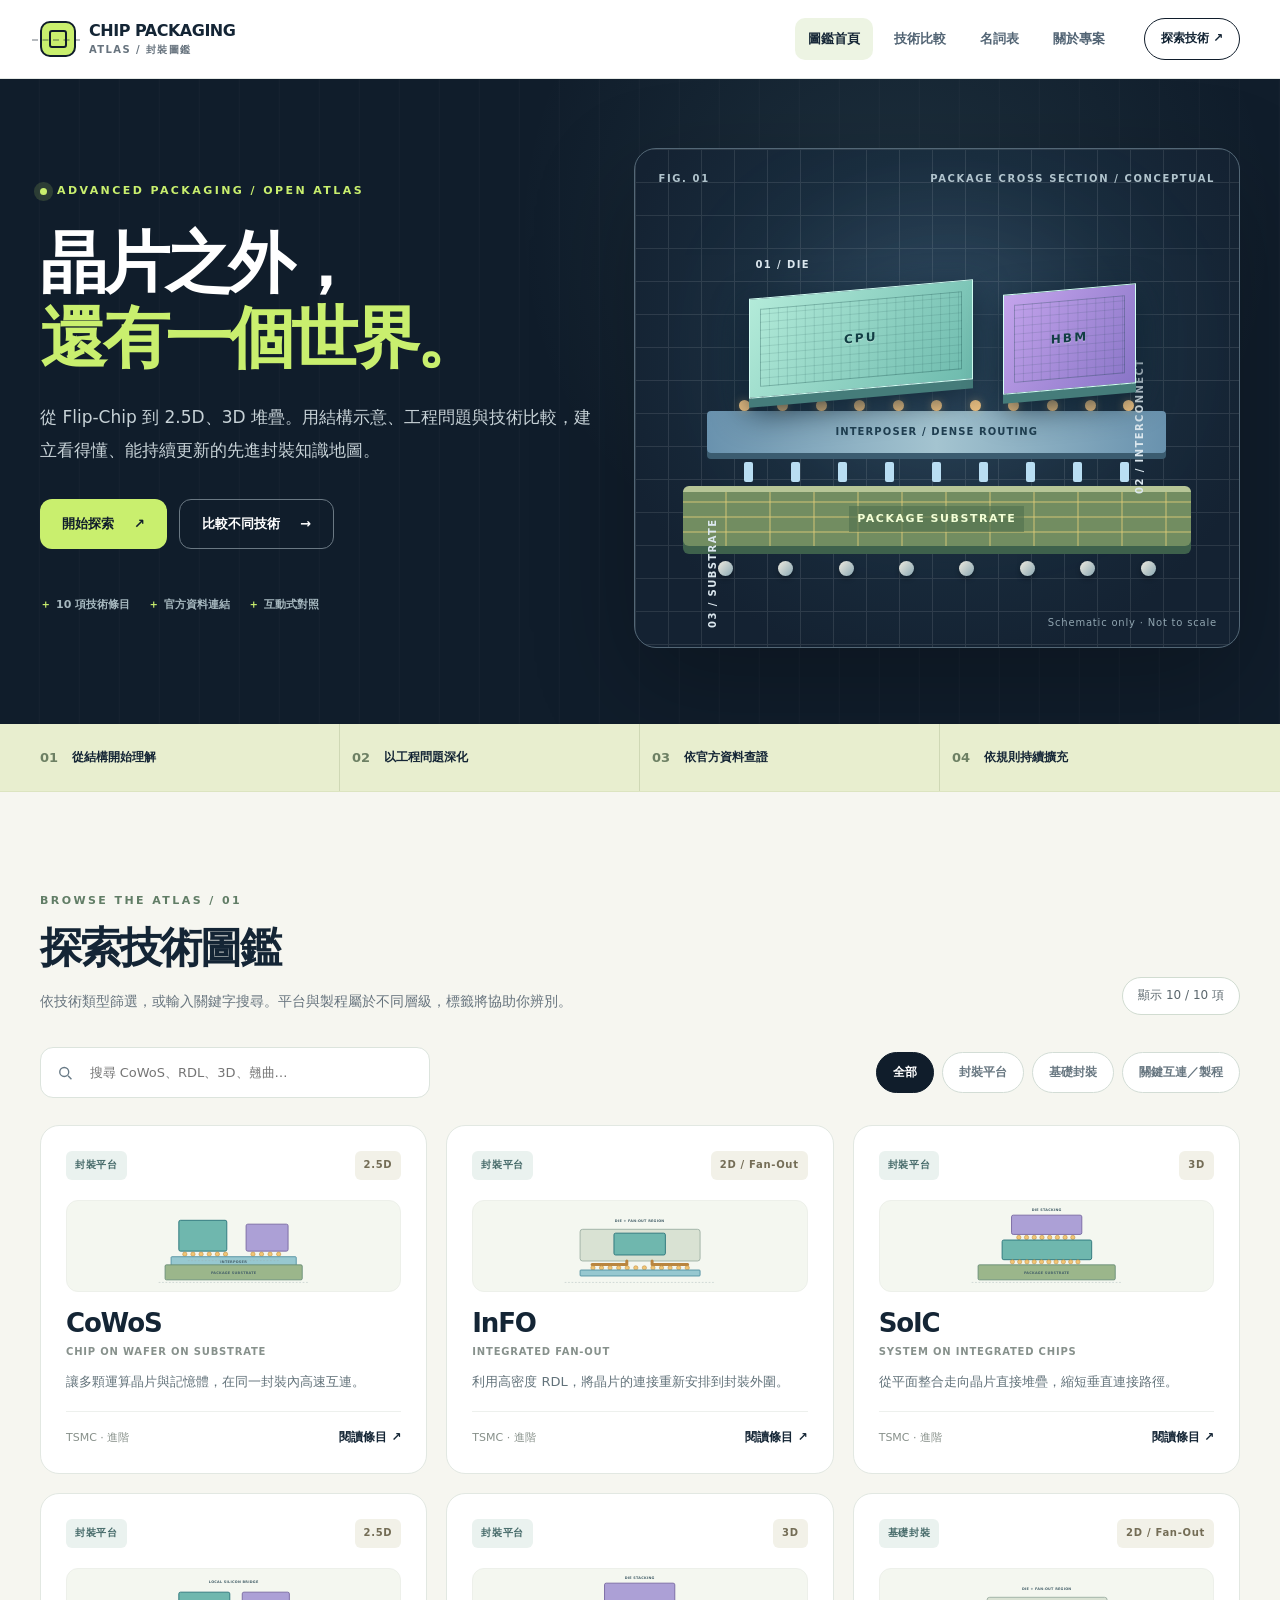
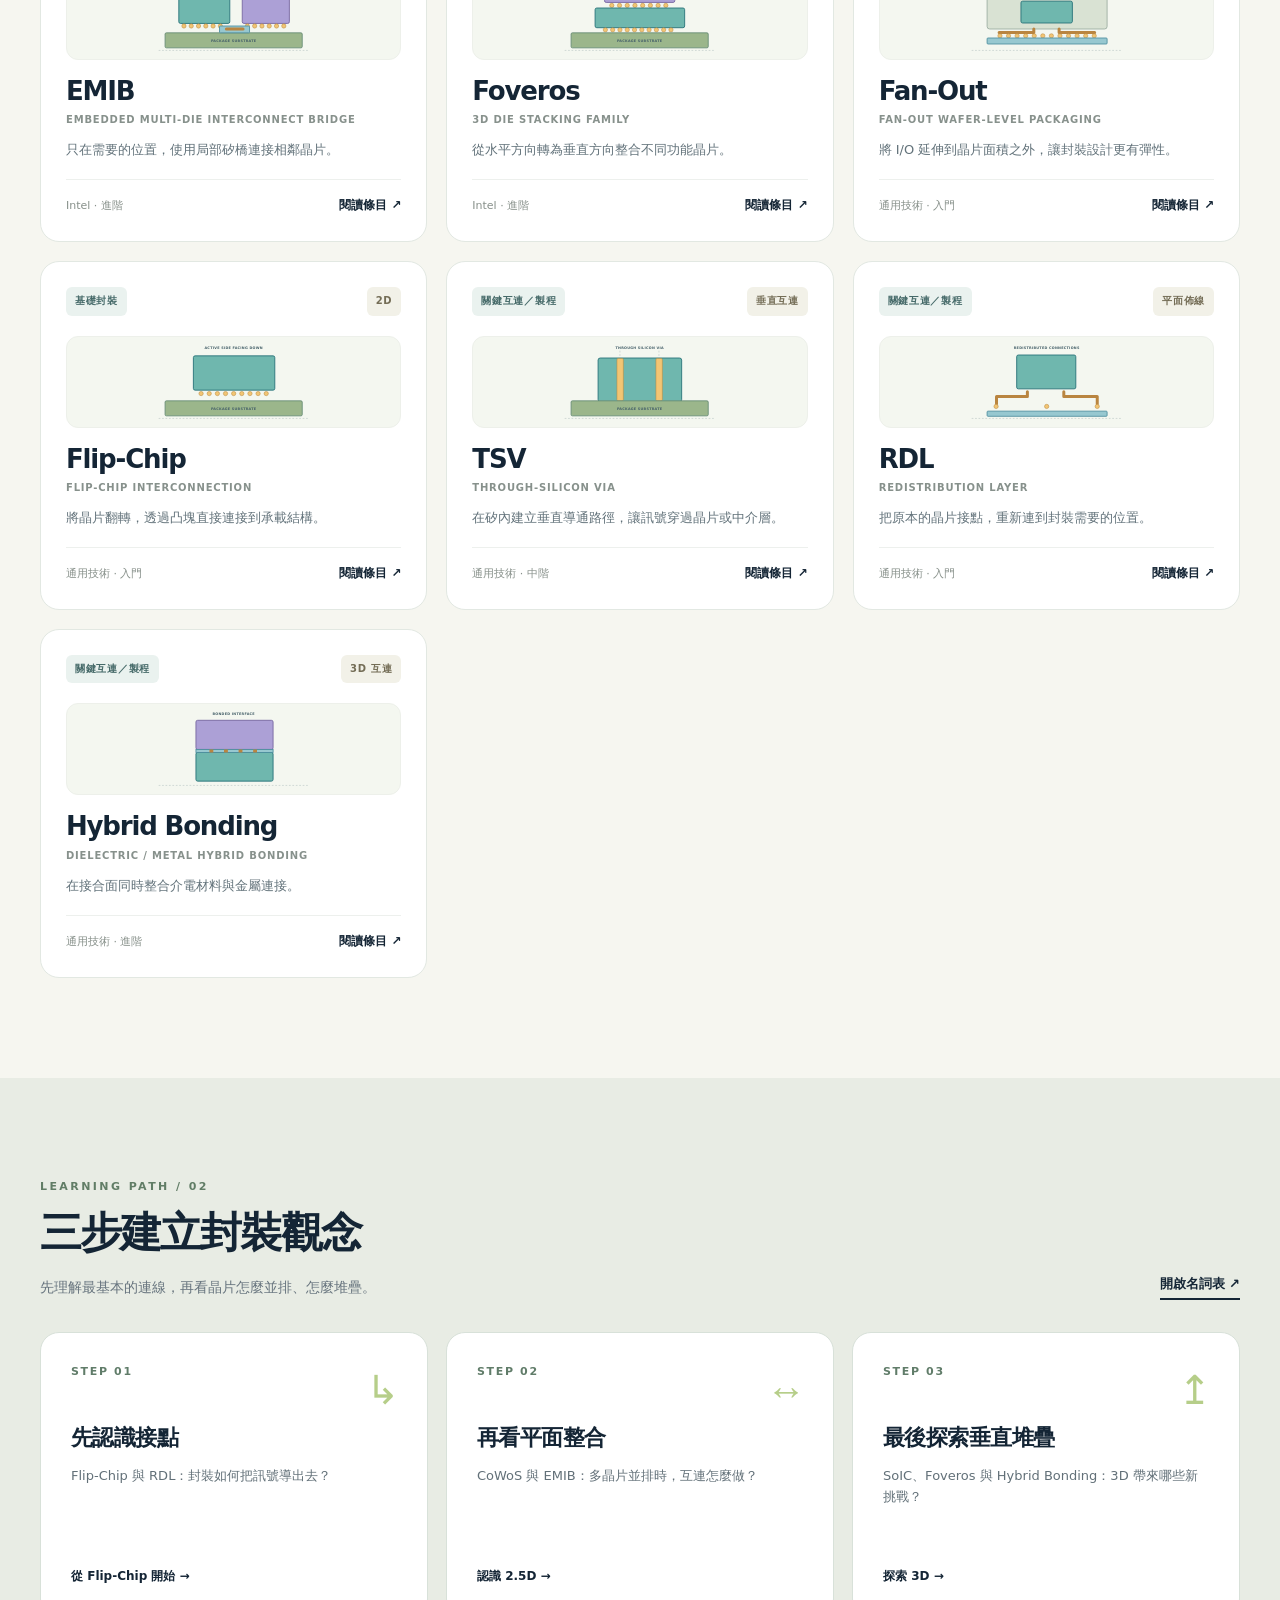
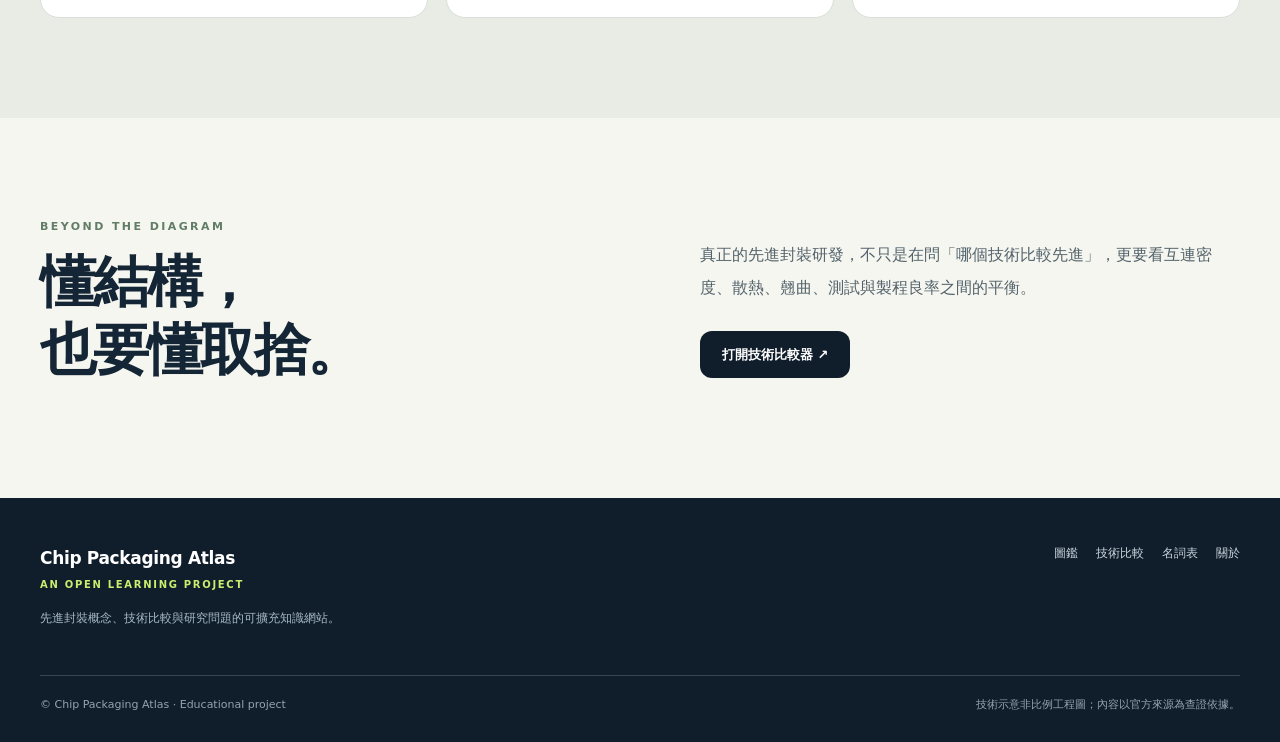
<file: index.html>
<!doctype html>
<html lang="zh-Hant">
<head>
  <meta charset="utf-8">
  <meta name="viewport" content="width=device-width,initial-scale=1">
  <meta name="theme-color" content="#111d2a">
  <meta name="description" content="Chip Packaging Atlas：探索先進封裝平台、關鍵互連技術與工程挑戰的互動圖鑑。">
  <title>Chip Packaging Atlas｜先進封裝技術圖鑑</title>
  <link rel="icon" href="assets/favicon.svg" type="image/svg+xml">
  <link rel="stylesheet" href="assets/styles.css">
  <script defer src="data/technologies.js"></script>
  <script defer src="assets/app.js"></script>
</head>
<body data-page="home">
  <div id="site-header"></div>
  <main>
    <section class="hero" aria-labelledby="hero-title">
      <div class="container hero-grid">
        <div class="hero-copy">
          <div class="eyebrow"><span class="pulse"></span> ADVANCED PACKAGING / OPEN ATLAS</div>
          <h1 id="hero-title">晶片之外，<br><em>還有一個世界。</em></h1>
          <p class="hero-lead">從 Flip-Chip 到 2.5D、3D 堆疊。用結構示意、工程問題與技術比較，建立看得懂、能持續更新的先進封裝知識地圖。</p>
          <div class="hero-actions">
            <a class="btn btn-primary" href="#explore">開始探索 <span aria-hidden="true">↗</span></a>
            <a class="btn btn-outline-light" href="compare.html">比較不同技術 <span aria-hidden="true">→</span></a>
          </div>
          <div class="hero-notes"><span>10 項技術條目</span><span>官方資料連結</span><span>互動式對照</span></div>
        </div>
        <div class="hero-visual" aria-label="晶片、微凸塊、中介層、封裝基板的概念分層示意圖" role="img">
          <div class="visual-topline"><span>FIG. 01</span><span>PACKAGE CROSS SECTION / CONCEPTUAL</span></div>
          <div class="board-glow"></div>
          <div class="die die-a"><div class="die-glyph">CPU</div></div>
          <div class="die die-b"><div class="die-glyph">HBM</div></div>
          <div class="micro-row"><i></i><i></i><i></i><i></i><i></i><i></i><i></i><i></i><i></i><i></i><i></i></div>
          <div class="interposer-layer"><span>INTERPOSER / DENSE ROUTING</span></div>
          <div class="via-row"><i></i><i></i><i></i><i></i><i></i><i></i><i></i><i></i><i></i></div>
          <div class="substrate-layer"><div class="substrate-lines"></div><span>PACKAGE SUBSTRATE</span></div>
          <div class="ball-row"><i></i><i></i><i></i><i></i><i></i><i></i><i></i><i></i></div>
          <span class="viz-callout callout-one">01 / DIE</span><span class="viz-callout callout-two">02 / INTERCONNECT</span><span class="viz-callout callout-three">03 / SUBSTRATE</span>
          <div class="visual-caption">Schematic only · Not to scale</div>
        </div>
      </div>
    </section>

    <section class="quick-strip" aria-label="網站特色">
      <div class="container quick-grid">
        <div><b>01</b><span>從結構開始理解</span></div>
        <div><b>02</b><span>以工程問題深化</span></div>
        <div><b>03</b><span>依官方資料查證</span></div>
        <div><b>04</b><span>依規則持續擴充</span></div>
      </div>
    </section>

    <section class="section container" id="explore" aria-labelledby="explore-title">
      <div class="section-heading">
        <div><p class="kicker">BROWSE THE ATLAS / 01</p><h2 id="explore-title">探索技術圖鑑</h2><p class="section-sub">依技術類型篩選，或輸入關鍵字搜尋。平台與製程屬於不同層級，標籤將協助你辨別。</p></div>
        <span class="count-pill" id="result-count" aria-live="polite">載入中</span>
      </div>
      <div class="filter-box">
        <label class="search-field" for="tech-search"><svg viewBox="0 0 24 24" aria-hidden="true"><circle cx="10.5" cy="10.5" r="6.5"></circle><path d="m16 16 5 5"></path></svg><input type="search" id="tech-search" placeholder="搜尋 CoWoS、RDL、3D、翹曲…" autocomplete="off"></label>
        <div class="filter-buttons" id="category-filters" role="group" aria-label="技術類型篩選"></div>
      </div>
      <div class="tech-grid" id="tech-grid" aria-live="polite"></div>
      <p class="no-results" id="no-results" hidden>找不到符合的技術。試著縮短關鍵字，或切回「全部」。</p>
    </section>

    <section class="section band">
      <div class="container">
        <div class="section-heading"><div><p class="kicker">LEARNING PATH / 02</p><h2>三步建立封裝觀念</h2><p class="section-sub">先理解最基本的連線，再看晶片怎麼並排、怎麼堆疊。</p></div><a class="text-link" href="glossary.html">開啟名詞表 ↗</a></div>
        <div class="path-grid">
          <a class="path-card" href="technology.html?id=flipchip"><span class="path-no">STEP 01</span><span class="path-icon">↳</span><h3>先認識接點</h3><p>Flip-Chip 與 RDL：封裝如何把訊號導出去？</p><span class="path-cta">從 Flip-Chip 開始 →</span></a>
          <a class="path-card" href="technology.html?id=cowos"><span class="path-no">STEP 02</span><span class="path-icon">↔</span><h3>再看平面整合</h3><p>CoWoS 與 EMIB：多晶片並排時，互連怎麼做？</p><span class="path-cta">認識 2.5D →</span></a>
          <a class="path-card" href="technology.html?id=soic"><span class="path-no">STEP 03</span><span class="path-icon">↥</span><h3>最後探索垂直堆疊</h3><p>SoIC、Foveros 與 Hybrid Bonding：3D 帶來哪些新挑戰？</p><span class="path-cta">探索 3D →</span></a>
        </div>
      </div>
    </section>
    <section class="container section closing-section"><div><p class="kicker">BEYOND THE DIAGRAM</p><h2>懂結構，<br>也要懂取捨。</h2></div><div><p>真正的先進封裝研發，不只是在問「哪個技術比較先進」，更要看互連密度、散熱、翹曲、測試與製程良率之間的平衡。</p><a class="btn btn-dark" href="compare.html">打開技術比較器 ↗</a></div></section>
  </main>
  <div id="site-footer"></div>
</body>
</html>
</file>
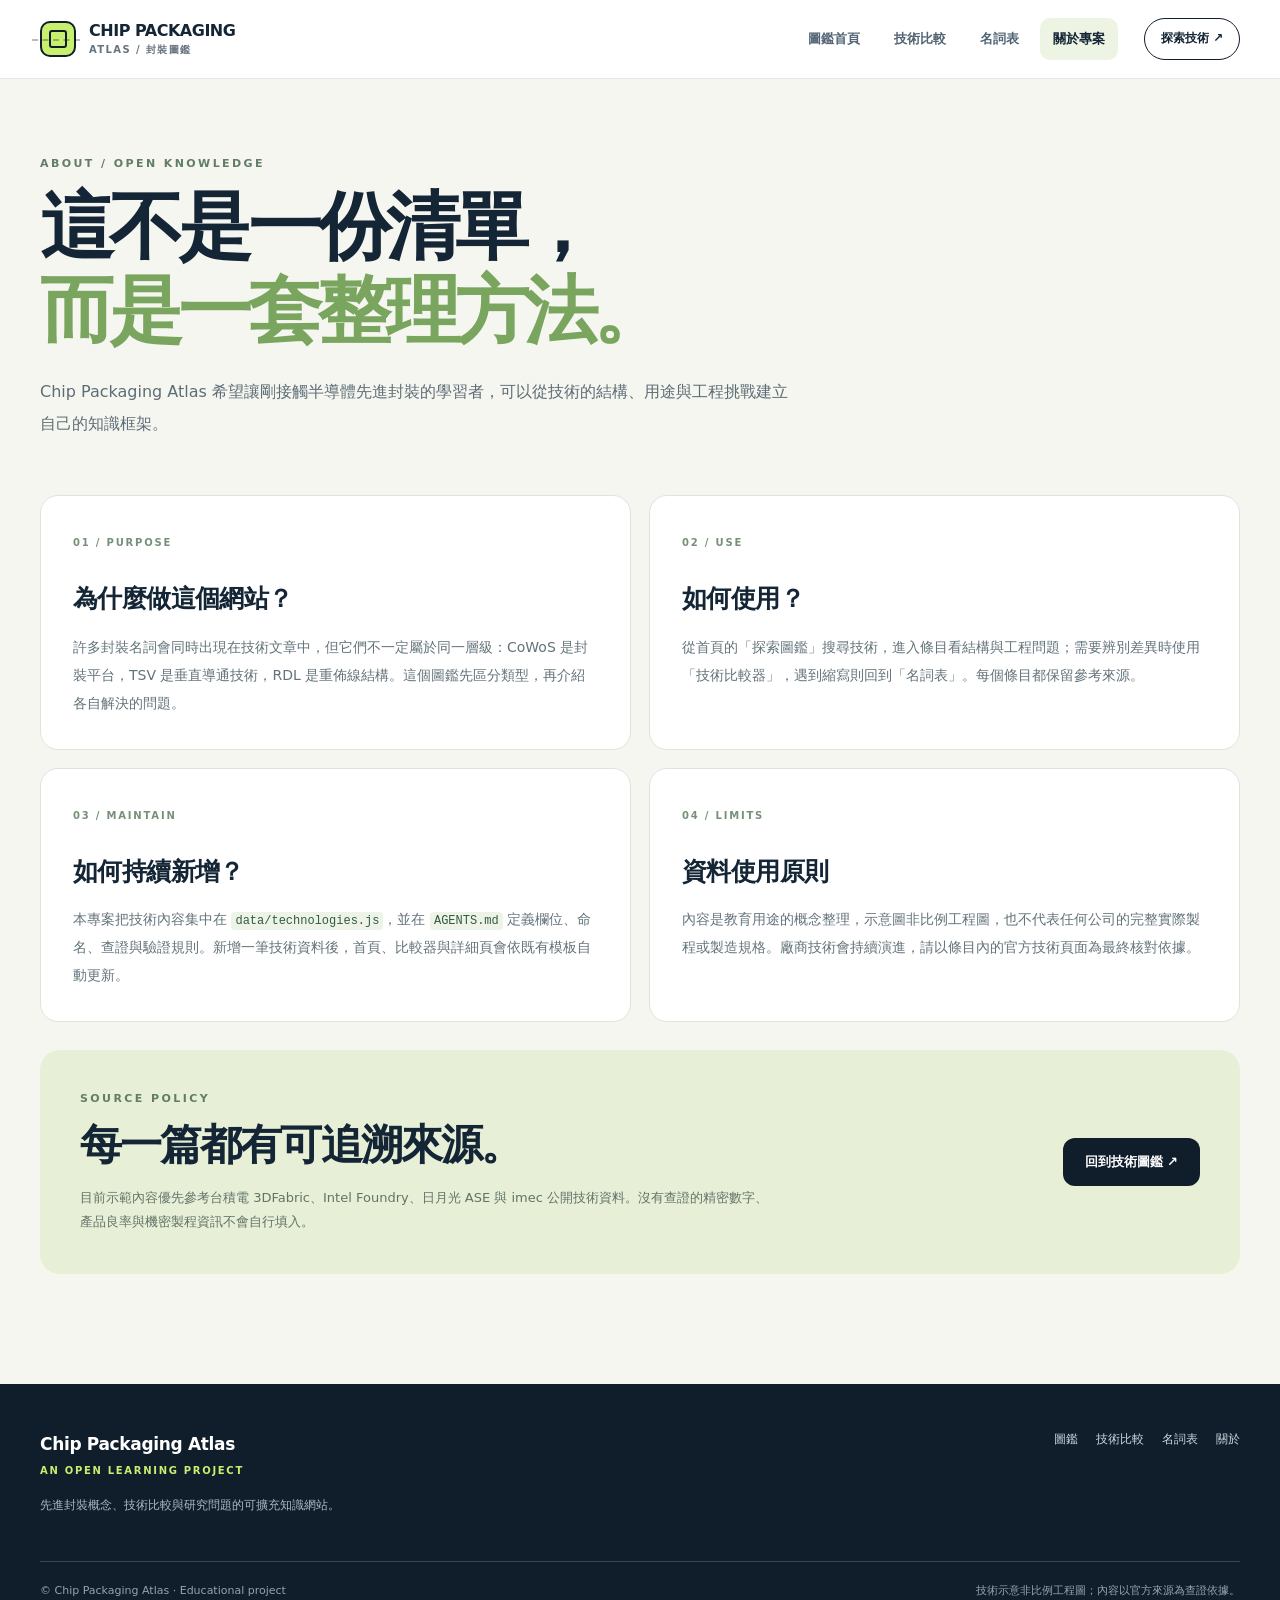
<file: about.html>
<!doctype html>
<html lang="zh-Hant"><head><meta charset="utf-8"><meta name="viewport" content="width=device-width,initial-scale=1"><meta name="theme-color" content="#111d2a"><meta name="description" content="關於 Chip Packaging Atlas 的目標、資料查證方式和可擴充專案規則。"><title>關於專案｜Chip Packaging Atlas</title><link rel="icon" href="assets/favicon.svg" type="image/svg+xml"><link rel="stylesheet" href="assets/styles.css"><script defer src="data/technologies.js"></script><script defer src="assets/app.js"></script></head><body data-page="about"><div id="site-header"></div>
<main class="container standard-page about-page"><div class="page-heading"><p class="kicker">ABOUT / OPEN KNOWLEDGE</p><h1>這不是一份清單，<br><em>而是一套整理方法。</em></h1><p>Chip Packaging Atlas 希望讓剛接觸半導體先進封裝的學習者，可以從技術的結構、用途與工程挑戰建立自己的知識框架。</p></div>
<section class="about-grid"><article class="about-panel"><span class="panel-index">01 / PURPOSE</span><h2>為什麼做這個網站？</h2><p>許多封裝名詞會同時出現在技術文章中，但它們不一定屬於同一層級：CoWoS 是封裝平台，TSV 是垂直導通技術，RDL 是重佈線結構。這個圖鑑先區分類型，再介紹各自解決的問題。</p></article><article class="about-panel"><span class="panel-index">02 / USE</span><h2>如何使用？</h2><p>從首頁的「探索圖鑑」搜尋技術，進入條目看結構與工程問題；需要辨別差異時使用「技術比較器」，遇到縮寫則回到「名詞表」。每個條目都保留參考來源。</p></article><article class="about-panel"><span class="panel-index">03 / MAINTAIN</span><h2>如何持續新增？</h2><p>本專案把技術內容集中在 <code>data/technologies.js</code>，並在 <code>AGENTS.md</code> 定義欄位、命名、查證與驗證規則。新增一筆技術資料後，首頁、比較器與詳細頁會依既有模板自動更新。</p></article><article class="about-panel"><span class="panel-index">04 / LIMITS</span><h2>資料使用原則</h2><p>內容是教育用途的概念整理，示意圖非比例工程圖，也不代表任何公司的完整實際製程或製造規格。廠商技術會持續演進，請以條目內的官方技術頁面為最終核對依據。</p></article></section>
<section class="about-source"><div><p class="kicker">SOURCE POLICY</p><h2>每一篇都有可追溯來源。</h2><p>目前示範內容優先參考台積電 3DFabric、Intel Foundry、日月光 ASE 與 imec 公開技術資料。沒有查證的精密數字、產品良率與機密製程資訊不會自行填入。</p></div><a href="index.html#explore" class="btn btn-dark">回到技術圖鑑 ↗</a></section></main>
<div id="site-footer"></div></body></html>
</file>
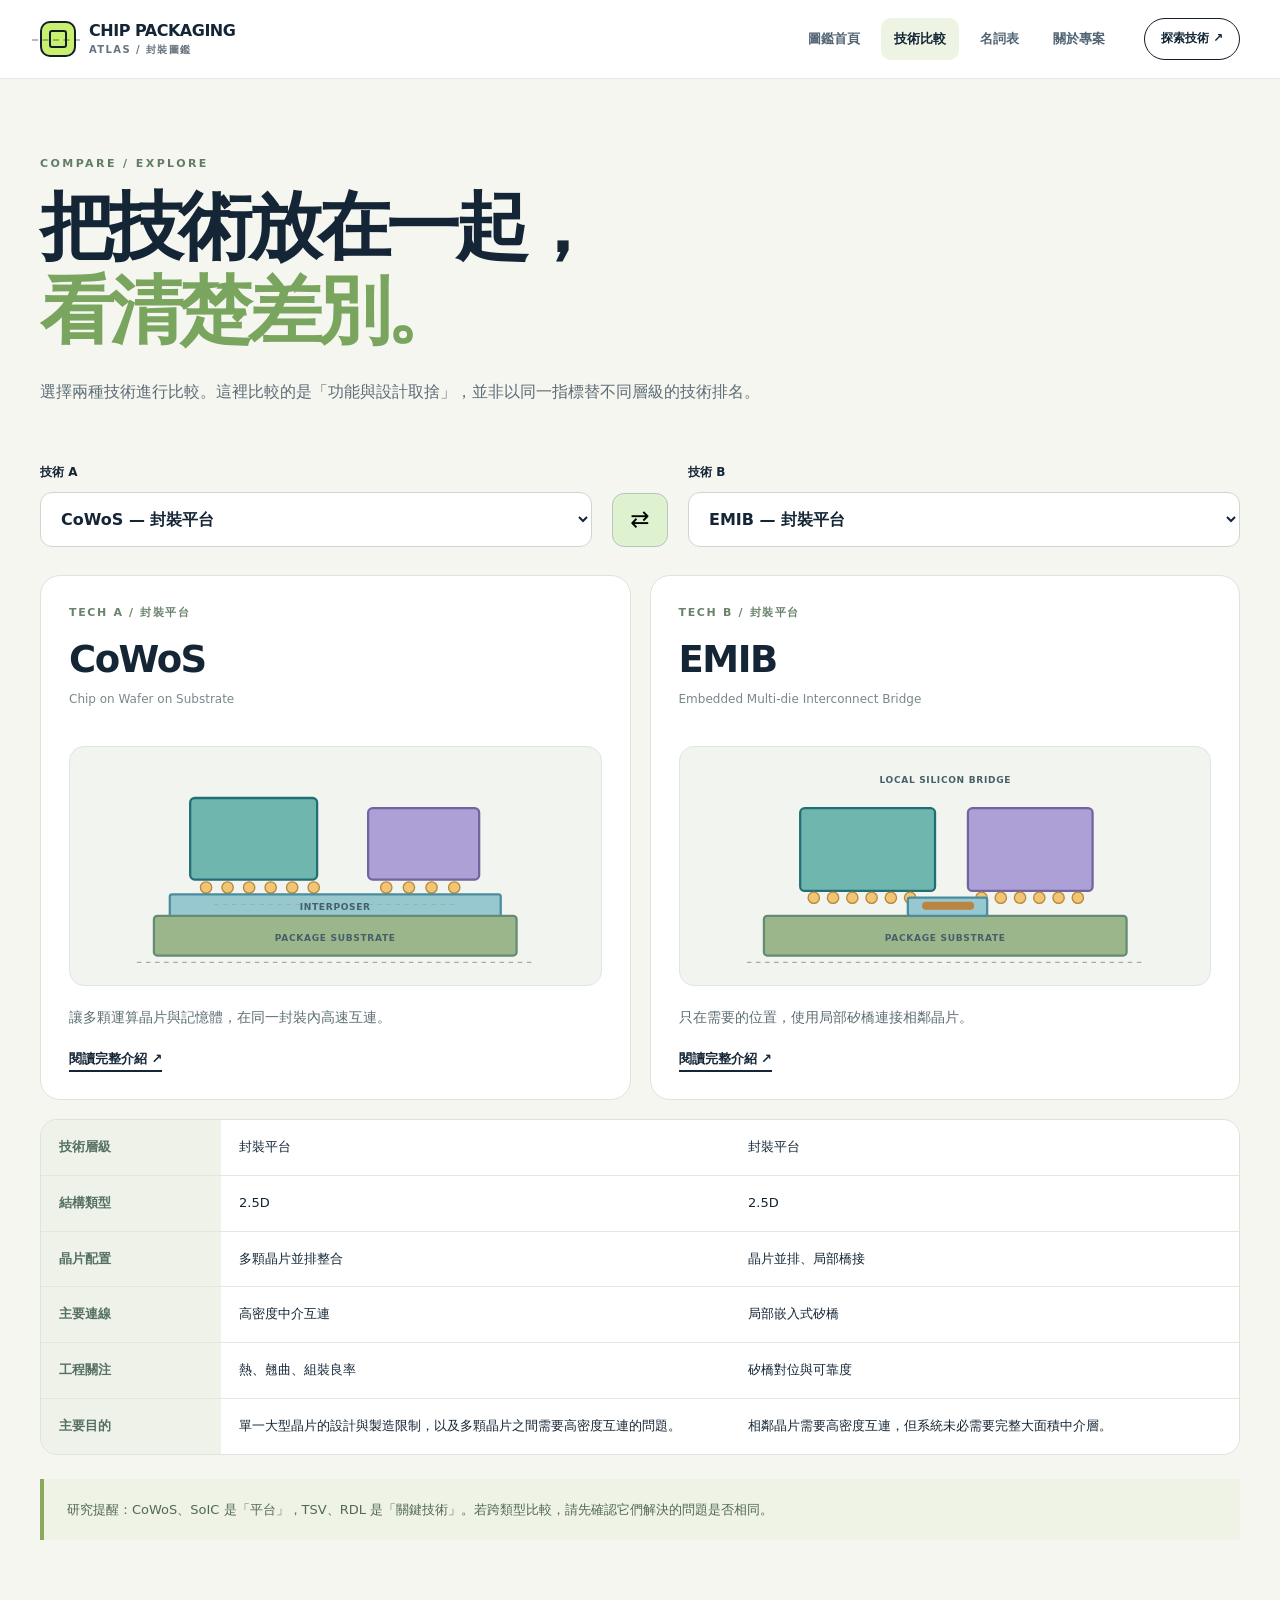
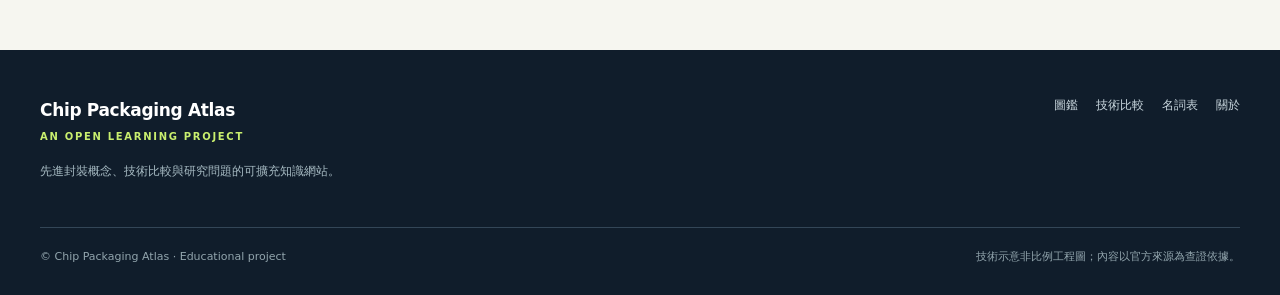
<file: compare.html>
<!doctype html>
<html lang="zh-Hant"><head><meta charset="utf-8"><meta name="viewport" content="width=device-width,initial-scale=1"><meta name="theme-color" content="#111d2a"><meta name="description" content="並排比較先進封裝技術的結構、互連方式及工程挑戰。"><title>技術比較器｜Chip Packaging Atlas</title><link rel="icon" href="assets/favicon.svg" type="image/svg+xml"><link rel="stylesheet" href="assets/styles.css"><script defer src="data/technologies.js"></script><script defer src="assets/app.js"></script></head><body data-page="compare"><div id="site-header"></div>
<main class="container standard-page"><div class="page-heading"><p class="kicker">COMPARE / EXPLORE</p><h1>把技術放在一起，<br><em>看清楚差別。</em></h1><p>選擇兩種技術進行比較。這裡比較的是「功能與設計取捨」，並非以同一指標替不同層級的技術排名。</p></div>
<section class="compare-toolbar" aria-label="選擇比較技術"><div class="select-group"><label for="compare-left">技術 A</label><select id="compare-left"></select></div><button id="swap-button" class="swap-btn" type="button" aria-label="交換 A 和 B">⇄</button><div class="select-group"><label for="compare-right">技術 B</label><select id="compare-right"></select></div></section>
<div id="comparison-output" aria-live="polite"></div><div class="notice-card">研究提醒：CoWoS、SoIC 是「平台」，TSV、RDL 是「關鍵技術」。若跨類型比較，請先確認它們解決的問題是否相同。</div></main>
<div id="site-footer"></div></body></html>
</file>
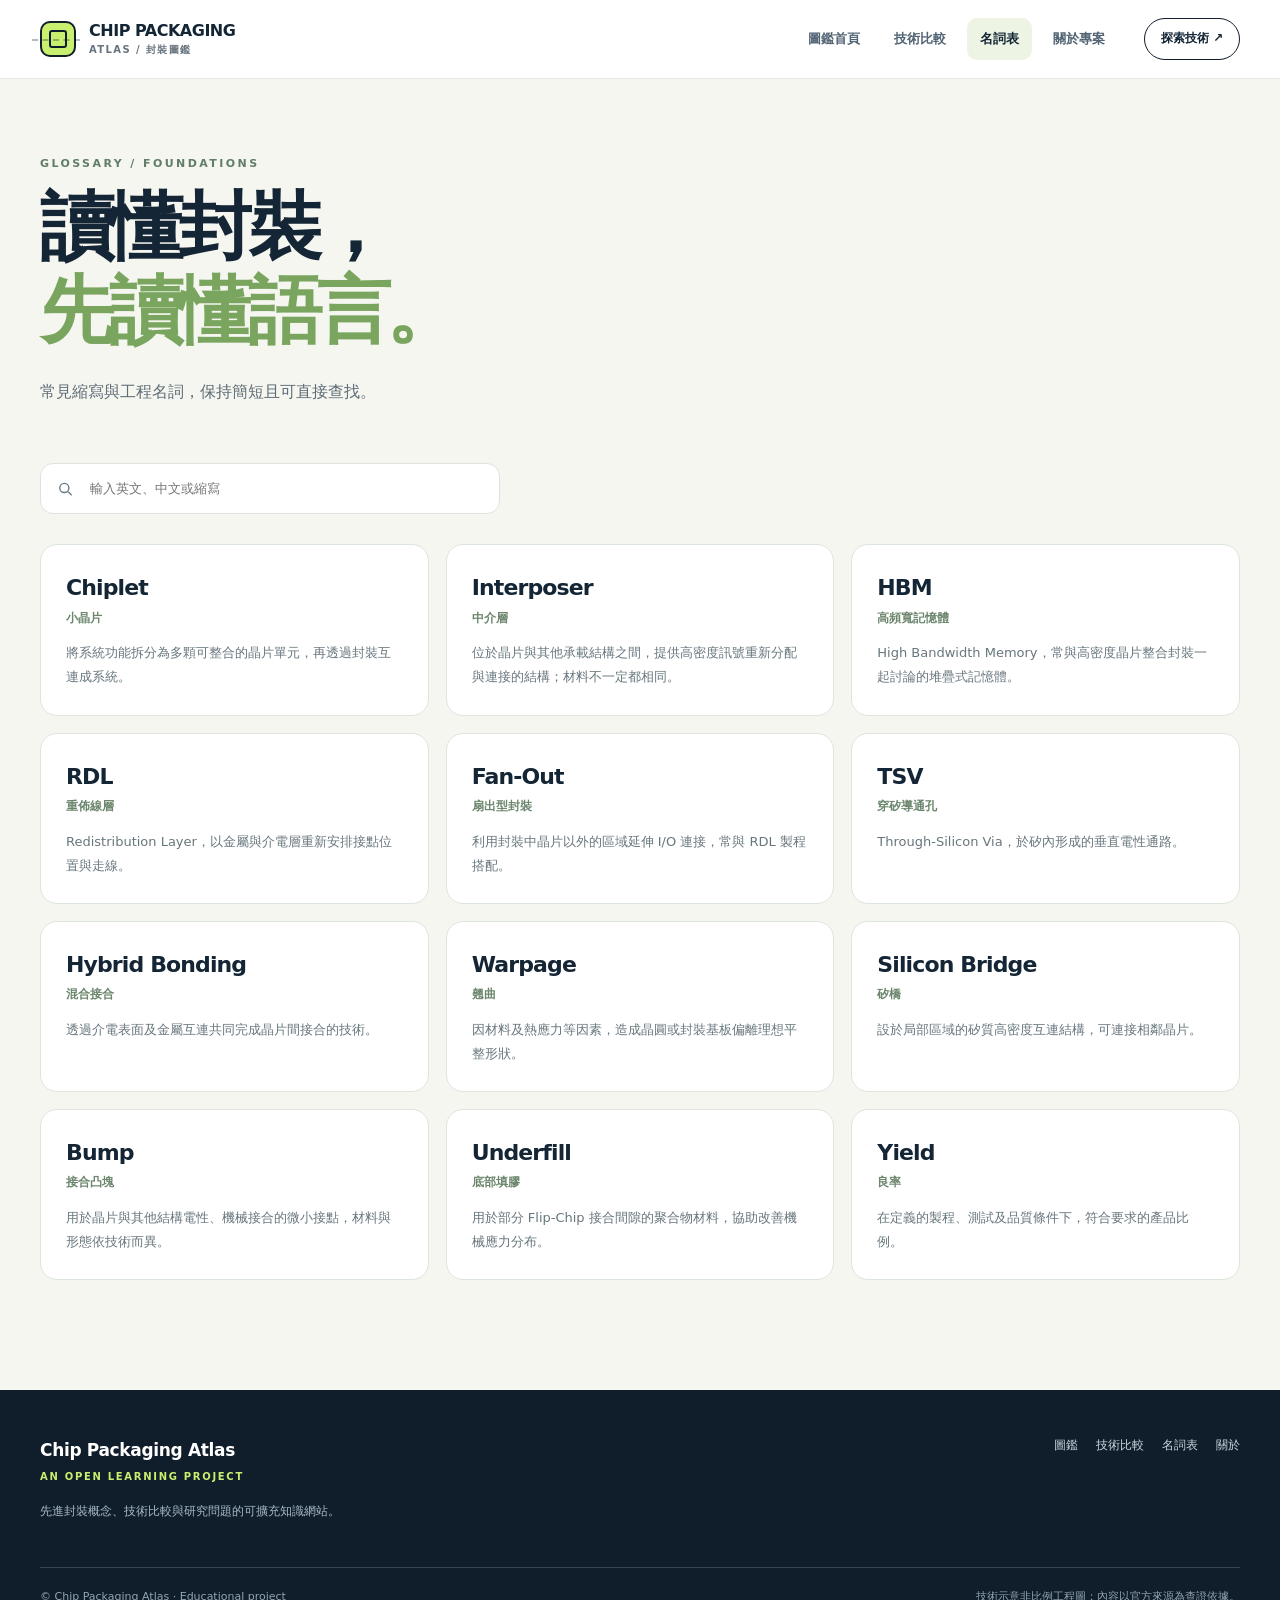
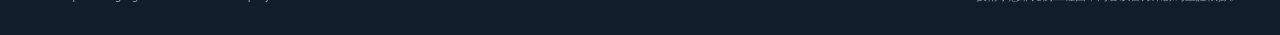
<file: glossary.html>
<!doctype html>
<html lang="zh-Hant"><head><meta charset="utf-8"><meta name="viewport" content="width=device-width,initial-scale=1"><meta name="theme-color" content="#111d2a"><meta name="description" content="先進封裝工程名詞表：Chiplet、RDL、TSV、Hybrid Bonding 等。"><title>封裝名詞表｜Chip Packaging Atlas</title><link rel="icon" href="assets/favicon.svg" type="image/svg+xml"><link rel="stylesheet" href="assets/styles.css"><script defer src="data/technologies.js"></script><script defer src="assets/app.js"></script></head><body data-page="glossary"><div id="site-header"></div>
<main class="container standard-page"><div class="page-heading"><p class="kicker">GLOSSARY / FOUNDATIONS</p><h1>讀懂封裝，<br><em>先讀懂語言。</em></h1><p>常見縮寫與工程名詞，保持簡短且可直接查找。</p></div><label class="search-field glossary-search" for="glossary-search"><svg viewBox="0 0 24 24" aria-hidden="true"><circle cx="10.5" cy="10.5" r="6.5"></circle><path d="m16 16 5 5"></path></svg><input type="search" id="glossary-search" placeholder="輸入英文、中文或縮寫"></label><div id="glossary-grid" class="glossary-grid" aria-live="polite"></div><p class="no-results" id="glossary-empty" hidden>目前找不到這個名詞。</p></main>
<div id="site-footer"></div></body></html>
</file>
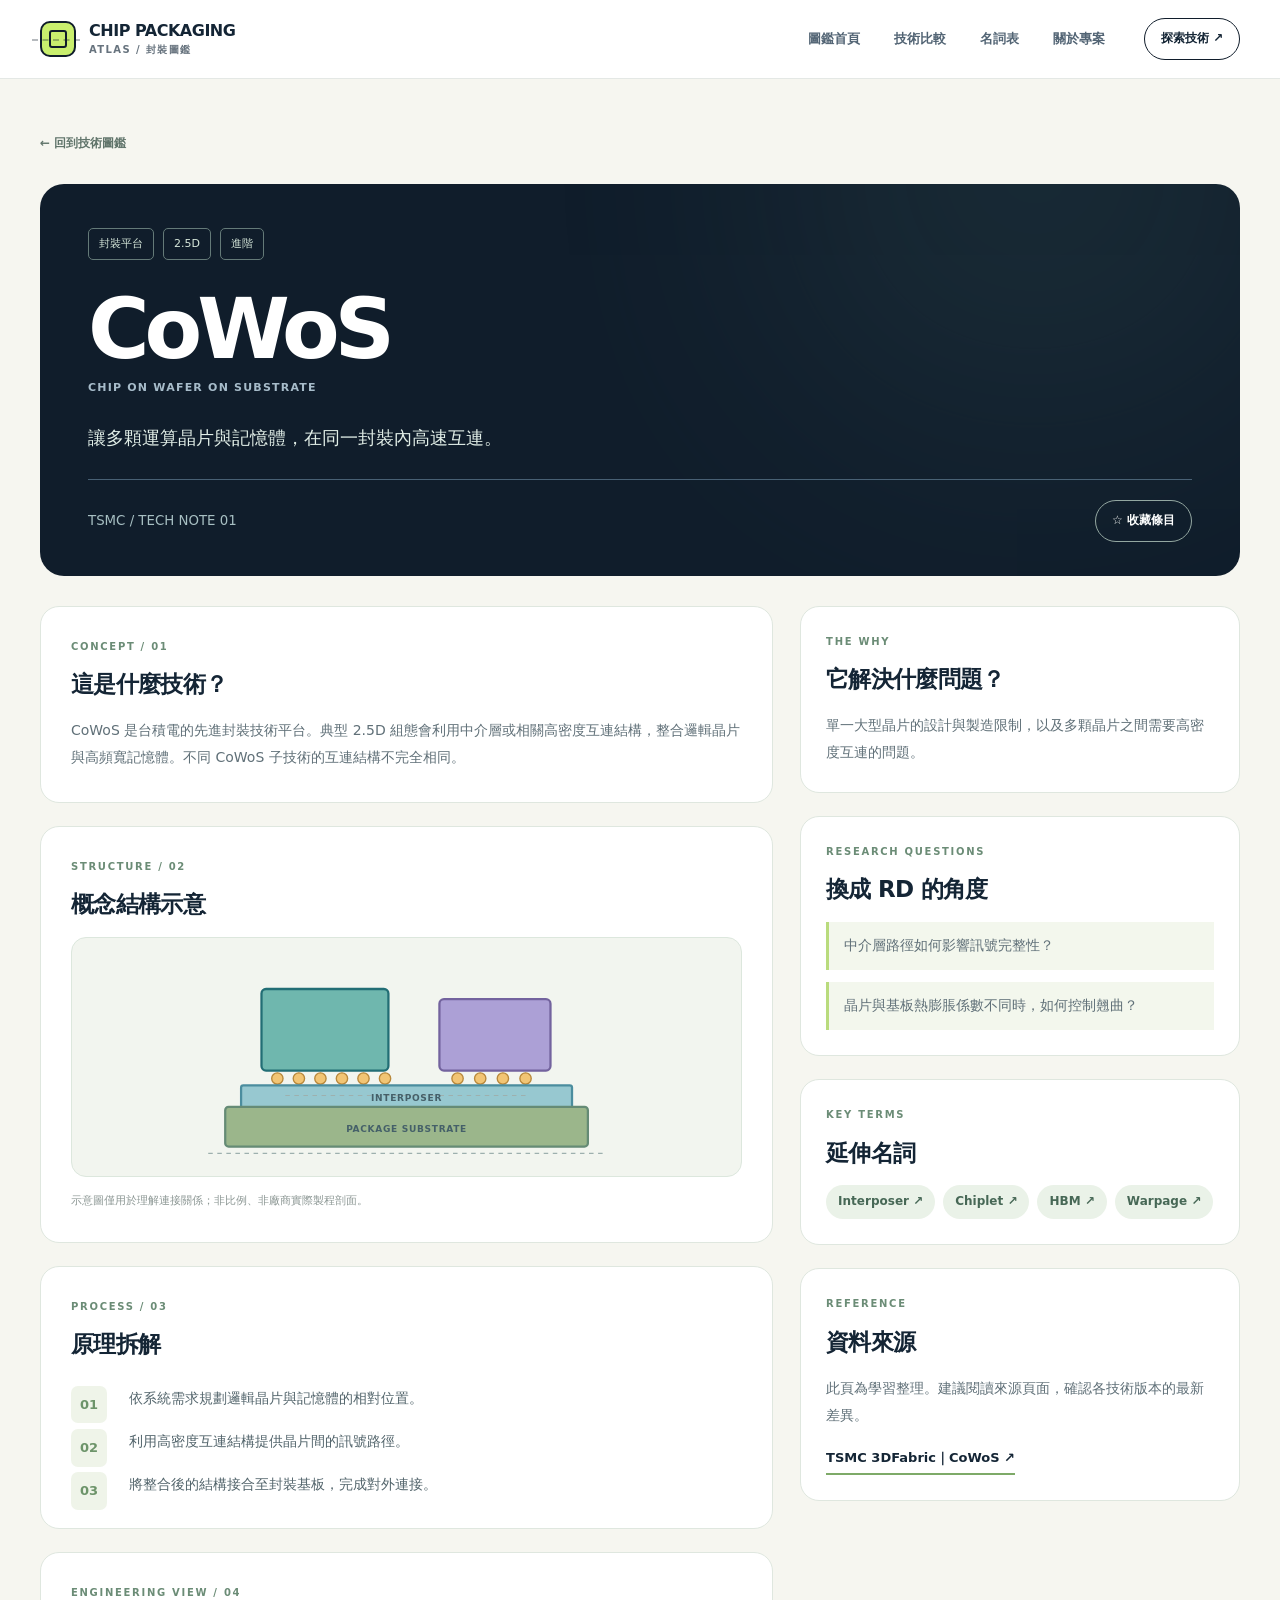
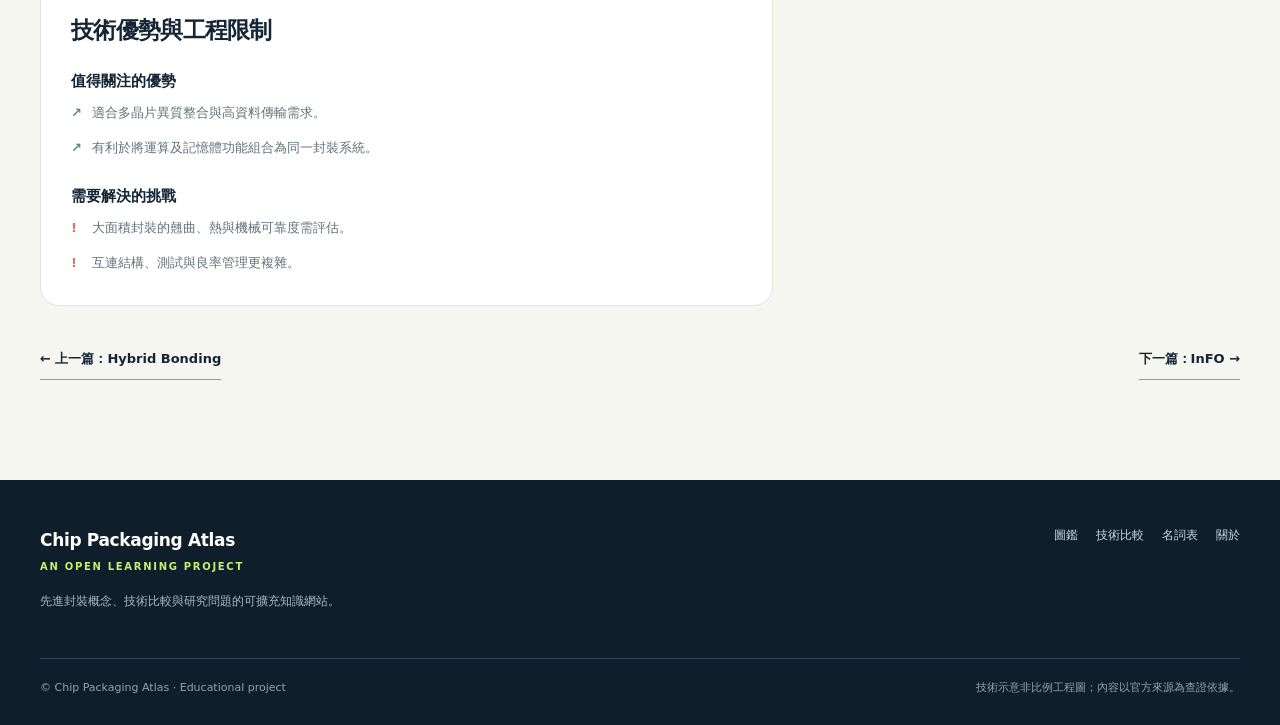
<file: technology.html>
<!doctype html>
<html lang="zh-Hant"><head><meta charset="utf-8"><meta name="viewport" content="width=device-width,initial-scale=1"><meta name="theme-color" content="#111d2a"><meta name="description" content="Chip Packaging Atlas 技術條目：原理、結構、優勢、限制與研發問題。"><title>技術條目｜Chip Packaging Atlas</title><link rel="icon" href="assets/favicon.svg" type="image/svg+xml"><link rel="stylesheet" href="assets/styles.css"><script defer src="data/technologies.js"></script><script defer src="assets/app.js"></script></head>
<body data-page="technology"><div id="site-header"></div><main id="technology-main" class="container detail-shell" aria-live="polite"><p class="loading-message">正在載入技術資料…</p></main><div id="site-footer"></div></body></html>
</file>
<file: assets/styles.css>
:root{--ink:#142535;--dark:#101d2b;--dark2:#172a3b;--muted:#67747e;--cream:#f6f6f0;--paper:#fff;--line:#dce2de;--lime:#c9ef6e;--coral:#ff927d;--blue:#94d6df;--radius:20px;--shadow:0 20px 60px rgba(16,29,43,.08)}
*{box-sizing:border-box}html{scroll-behavior:smooth}body{margin:0;background:var(--cream);color:var(--ink);font-family:Inter,"Noto Sans TC","PingFang TC","Microsoft JhengHei",system-ui,sans-serif;line-height:1.65}a{color:inherit;text-decoration:none}button,input,select{font:inherit}button{cursor:pointer}button:focus-visible,a:focus-visible,input:focus-visible,select:focus-visible{outline:3px solid #3da99c;outline-offset:3px}::selection{background:var(--lime);color:var(--dark)}.container{width:min(1200px,calc(100% - 64px));margin:auto}.skip-link{position:absolute;left:12px;top:-60px;z-index:99;background:var(--lime);padding:12px;border-radius:8px}.skip-link:focus{top:10px}
.site-header{background:#fff;border-bottom:1px solid #e4e8e5;position:sticky;top:0;z-index:50}.header-inner{min-height:78px;display:flex;align-items:center;gap:26px}.brand{display:flex;align-items:center;gap:13px;min-width:max-content}.brand-mark{width:36px;height:36px;border:2px solid var(--dark);border-radius:10px;position:relative;background:var(--lime);box-shadow:inset 0 0 0 5px var(--lime)}.brand-mark:before{content:"";position:absolute;inset:7px;border:2px solid var(--dark);border-radius:3px}.brand-mark:after{content:"";position:absolute;left:13px;top:-7px;height:48px;border-left:2px dashed var(--dark);transform:rotate(90deg);opacity:.3}.brand-name{font-size:16px;line-height:1.15;font-weight:800;letter-spacing:-.03em}.brand-name small{display:block;margin-top:4px;color:#67737e;font-size:10px;font-weight:800;letter-spacing:.14em}.main-nav{display:flex;gap:8px;margin-left:auto;align-items:center}.main-nav a{padding:10px 13px;color:#526474;font-weight:700;font-size:13px;border-radius:10px;transition:.2s}.main-nav a:hover,.main-nav a[aria-current="page"]{background:#edf4e3;color:var(--ink)}.nav-action{padding:10px 16px;border:1px solid var(--dark);border-radius:100px;font-size:12px;font-weight:800;white-space:nowrap}.nav-action:hover{background:var(--dark);color:#fff}.menu-toggle{display:none;margin-left:auto;border:1px solid var(--line);border-radius:10px;background:#fff;padding:8px 12px}
.hero{background:var(--dark);color:#fff;overflow:hidden;position:relative}.hero:before{content:"";position:absolute;inset:0;background:radial-gradient(circle at 70% 23%,rgba(148,214,223,.1),transparent 37%),linear-gradient(90deg,transparent 96%,rgba(255,255,255,.018) 97%);background-size:auto,40px 40px;pointer-events:none}.hero-grid{min-height:645px;display:grid;grid-template-columns:1fr 1.08fr;gap:32px;align-items:center;padding-top:58px;padding-bottom:65px}.hero-copy{position:relative;z-index:2}.eyebrow,.kicker{font-size:11px;letter-spacing:.22em;font-weight:900;text-transform:uppercase}.eyebrow{color:var(--lime);display:flex;gap:10px;align-items:center}.pulse{width:7px;height:7px;border-radius:50%;background:var(--lime);box-shadow:0 0 0 6px rgba(201,239,110,.15)}h1,h2,h3,p{margin-top:0}.hero h1{font-size:clamp(46px,5.2vw,80px);line-height:1.12;letter-spacing:-.065em;margin:26px 0;white-space:nowrap;font-weight:850}.hero h1 em,.page-heading h1 em{font-style:normal;color:var(--lime)}.hero-lead{font-size:17px;color:#c7d2d7;max-width:570px;line-height:1.95}.hero-actions{display:flex;flex-wrap:wrap;gap:12px;margin-top:32px}.btn{display:inline-flex;align-items:center;justify-content:center;gap:20px;padding:13px 22px;border-radius:12px;font-size:13px;font-weight:900;transition:transform .2s,background .2s}.btn:hover{transform:translateY(-2px)}.btn-primary{background:var(--lime);color:var(--dark)}.btn-primary:hover{background:#e0ff9b}.btn-outline-light{border:1px solid #6a7883;color:#fff}.btn-outline-light:hover{background:rgba(255,255,255,.08)}.btn-dark{background:var(--dark);color:#fff}.hero-notes{display:flex;gap:18px;flex-wrap:wrap;color:#a7b9c0;font-size:11px;font-weight:650;margin-top:47px}.hero-notes span:before{content:"＋";color:var(--lime);margin-right:5px}
.hero-visual{height:500px;position:relative;border:1px solid #536776;border-radius:22px;background:radial-gradient(circle at 50% 38%,#294157 0,#192c3d 43%,#142232 78%);box-shadow:0 36px 100px rgba(0,0,0,.25);overflow:hidden}.hero-visual:before{content:"";position:absolute;inset:0;opacity:.1;background-image:linear-gradient(#fff 1px,transparent 1px),linear-gradient(90deg,#fff 1px,transparent 1px);background-size:33px 33px}.visual-topline{position:absolute;z-index:4;top:22px;left:24px;right:24px;display:flex;justify-content:space-between;color:#b1c4cd;letter-spacing:.16em;font-size:10px;font-weight:800}.board-glow{position:absolute;width:290px;height:125px;border-radius:50%;background:#9ddfff;filter:blur(100px);opacity:.18;left:28%;top:28%}.die{position:absolute;top:140px;height:100px;background:linear-gradient(125deg,#b3ebd9,#6dbaad);box-shadow:0 9px 0 #457c7a,0 12px 35px #0f2433;border:1px solid #d2fff3;display:grid;place-items:center;transform:skewY(-5deg);z-index:3}.die:before{content:"";position:absolute;inset:10px;background:repeating-linear-gradient(0deg,transparent 0 7px,rgba(9,59,60,.12) 7px 8px),repeating-linear-gradient(90deg,transparent 0 8px,rgba(9,59,60,.12) 8px 9px);border:1px solid rgba(9,59,60,.28)}.die-a{left:19%;width:37%}.die-b{left:61%;width:22%;background:linear-gradient(125deg,#c4a4ec,#8975c7)}.die-glyph{z-index:1;font-size:12px;font-weight:900;letter-spacing:.18em;color:#123e44;text-shadow:0 1px 1px #ffffff66}.micro-row,.via-row,.ball-row{position:absolute;display:flex;justify-content:space-around;align-items:center;left:15%;width:70%}.micro-row{top:251px;z-index:2}.micro-row i{width:11px;height:11px;border-radius:50%;background:#f7c784;box-shadow:0 0 8px #f8c77b66}.interposer-layer{position:absolute;top:262px;left:12%;width:76%;height:42px;border-radius:4px;background:linear-gradient(90deg,#6992ae,#a4c4d0,#6992ae);box-shadow:0 6px 0 #3b5c70;display:grid;place-items:center;color:#203f51;font-weight:900;letter-spacing:.11em;font-size:10px}.via-row{top:313px}.via-row i{height:20px;width:9px;background:#b9def3;border-radius:2px}.substrate-layer{position:absolute;top:337px;left:8%;width:84%;height:60px;background:#728d61;border-radius:6px;border-top:6px solid #b7c697;box-shadow:0 8px 0 #3e614c;display:grid;place-items:center;color:#f3ffd6;font-size:11px;font-weight:900;letter-spacing:.14em}.substrate-lines{position:absolute;inset:0;background:repeating-linear-gradient(0deg,transparent 0 13px,#dfcc7770 13px 15px),repeating-linear-gradient(90deg,transparent 0 42px,#dfcc7770 42px 44px)}.substrate-layer span{z-index:2;background:#537250aa;padding:4px 8px}.ball-row{top:412px;left:10%;width:80%}.ball-row i{width:15px;height:15px;background:linear-gradient(130deg,#efebe0,#8aa8b3);border-radius:50%;box-shadow:0 3px 5px #0004}.viz-callout{position:absolute;color:#dbe7ee;font-size:10px;font-weight:800;letter-spacing:.14em}.callout-one{top:108px;left:20%}.callout-two{top:269px;right:5%;transform:rotate(-90deg)}.callout-three{bottom:66px;left:4%;transform:rotate(-90deg)}.visual-caption{position:absolute;bottom:16px;right:22px;color:#90a5b0;font-size:10px;letter-spacing:.08em}
.quick-strip{background:#e8eecf;border-bottom:1px solid #dce4c0}.quick-grid{display:grid;grid-template-columns:repeat(4,1fr)}.quick-grid div{display:flex;align-items:center;gap:14px;padding:23px 12px;border-right:1px solid #cfd8b5;font-size:12px;font-weight:800}.quick-grid div:first-child{padding-left:0}.quick-grid div:last-child{border-right:none}.quick-grid b{font-size:13px;color:#6d8064}
.section{padding-top:100px;padding-bottom:100px}.section-heading{display:flex;justify-content:space-between;align-items:flex-end;gap:28px;margin-bottom:32px}.kicker{color:#617d66;margin-bottom:12px}.section h2,.about-source h2{font-size:clamp(32px,3.3vw,48px);line-height:1.2;letter-spacing:-.045em;margin-bottom:15px}.section-sub{color:var(--muted);max-width:680px;font-size:14px;line-height:1.9;margin:0}.count-pill{border:1px solid #d1dcd1;padding:8px 15px;border-radius:50px;font-size:12px;white-space:nowrap;color:#5b676d;background:#fff}.filter-box{display:flex;align-items:center;justify-content:space-between;gap:20px;margin-bottom:27px}.search-field{display:flex;align-items:center;gap:12px;background:white;border:1px solid #dce4dd;border-radius:13px;padding:10px 16px;min-width:280px;width:390px;max-width:100%}.search-field svg{width:18px;height:18px;fill:none;stroke:#677985;stroke-width:2}.search-field input{width:100%;border:0;outline:0;padding:4px;color:var(--ink);background:transparent;font-size:13px}.search-field:focus-within{border-color:#82a98a;box-shadow:0 0 0 3px #c9ef6e55}.filter-buttons{display:flex;flex-wrap:wrap;gap:8px;justify-content:flex-end}.filter-buttons button{border:1px solid #d3ddd6;background:#fff;color:#687781;border-radius:40px;padding:10px 16px;font-size:12px;font-weight:800}.filter-buttons button.active{background:var(--dark);color:white;border-color:var(--dark)}
.tech-grid{display:grid;grid-template-columns:repeat(3,minmax(0,1fr));gap:19px}.tech-card{background:white;border:1px solid #e2e8e2;border-radius:19px;padding:25px;display:flex;flex-direction:column;min-height:345px;transition:transform .23s,box-shadow .23s,border-color .23s}.tech-card:hover{transform:translateY(-5px);box-shadow:var(--shadow);border-color:#bdcbbe}.card-top{display:flex;justify-content:space-between;gap:10px;align-items:center}.category-tag,.layout-tag{font-size:10px;font-weight:900;letter-spacing:.07em;padding:6px 9px;border-radius:6px;background:#eaf2ef;color:#466a69}.layout-tag{background:#f2f1e8;color:#746d56}.card-figure{position:relative;margin:20px 0 16px;height:92px;background:#f4f7f0;border-radius:12px;overflow:hidden;border:1px solid #edf0ea}.card-figure .tech-diagram{height:100%;width:100%}.tech-card h3{font-size:26px;letter-spacing:-.045em;line-height:1.2;margin:0}.tech-card .english-name{color:#87918c;font-size:10px;letter-spacing:.08em;font-weight:850;margin:5px 0 11px;line-height:1.5;text-transform:uppercase}.tech-card .card-summary{font-size:13px;color:#62727a;line-height:1.8;margin-bottom:18px;flex:1}.card-footer{display:flex;justify-content:space-between;align-items:center;border-top:1px solid #edf0ed;padding-top:16px;margin-top:auto}.card-footer small{font-size:11px;color:#87908a}.card-footer span{font-size:12px;font-weight:900}.no-results{text-align:center;padding:50px;border:1px dashed #b9c3ba;border-radius:16px;color:#66777c}.band{background:#e8ece4}.text-link{font-size:13px;font-weight:900;border-bottom:2px solid var(--ink);white-space:nowrap;padding-bottom:4px}.path-grid{display:grid;grid-template-columns:repeat(3,1fr);gap:18px}.path-card{padding:30px;background:#fff;border:1px solid #d8e1d9;border-radius:19px;min-height:286px;position:relative;display:flex;flex-direction:column;transition:transform .2s}.path-card:hover{transform:translateY(-4px)}.path-no{font-size:11px;letter-spacing:.15em;font-weight:900;color:#607c69}.path-icon{font-family:Georgia,serif;position:absolute;top:25px;right:27px;color:#b6ce89;font-size:40px}.path-card h3{margin:39px 0 8px;font-size:22px;letter-spacing:-.025em}.path-card p{color:#627078;font-size:13px}.path-cta{font-size:12px;font-weight:900;margin-top:auto}.closing-section{display:grid;grid-template-columns:1fr 1fr;gap:10%;align-items:center}.closing-section h2{font-size:56px}.closing-section p:not(.kicker){font-size:16px;color:#53636b;line-height:2.1}.closing-section .btn{margin-top:10px}
.site-footer{background:var(--dark);color:#c0cfd2;padding:46px 0 28px}.footer-inner{display:flex;gap:22px;justify-content:space-between;align-items:flex-start}.footer-title{font-weight:900;font-size:17px;color:#fff;letter-spacing:-.02em}.footer-title small{display:block;font-size:10px;color:var(--lime);margin-top:5px;letter-spacing:.17em}.footer-links{display:flex;flex-wrap:wrap;gap:18px}.footer-links a{font-size:12px;color:#cad8df}.footer-links a:hover{color:var(--lime)}.footer-note{border-top:1px solid #334657;padding-top:20px;margin-top:34px;font-size:11px;color:#92a5ad;display:flex;justify-content:space-between;gap:15px}
.standard-page{padding-top:76px;padding-bottom:110px;min-height:65vh}.page-heading{max-width:760px;margin-bottom:55px}.page-heading h1{font-size:clamp(42px,5.8vw,76px);line-height:1.13;letter-spacing:-.065em;margin:12px 0 23px}.page-heading h1 em{color:#79a55f}.page-heading p:not(.kicker){color:#5d6d76;font-size:16px;line-height:2}.compare-toolbar{display:grid;grid-template-columns:1fr 56px 1fr;gap:20px;align-items:end;margin-bottom:28px}.select-group{display:flex;flex-direction:column;gap:9px}.select-group label{font-size:12px;font-weight:900}.select-group select{border:1px solid #cbd8cf;border-radius:12px;background:#fff;color:var(--ink);padding:16px;width:100%;font-weight:800}.swap-btn{border:1px solid #b5c7bb;border-radius:12px;background:#dff2cf;height:54px;font-size:23px}.compare-grid{display:grid;grid-template-columns:1fr 1fr;gap:19px}.compare-card{background:white;border:1px solid #dce5db;border-radius:20px;padding:28px;min-width:0}.compare-card .comparison-eyebrow{font-size:11px;font-weight:900;letter-spacing:.15em;color:#6a836c}.compare-card h2{font-size:37px;margin:7px 0 0;letter-spacing:-.04em}.compare-card .compare-en{font-size:12px;color:#7a888c;min-height:37px}.compare-card .diagram-frame{margin:19px 0}.comparison-table{margin-top:19px;display:grid;grid-template-columns:180px 1fr 1fr;border:1px solid #dbe4db;border-radius:17px;overflow:hidden}.comparison-table>div{padding:16px 18px;border-bottom:1px solid #e2e7df;background:#fff;font-size:13px;line-height:1.75}.comparison-table>div:nth-child(3n+1){font-weight:900;color:#557060;background:#eef2e9}.comparison-table>div:nth-last-child(-n+3){border-bottom:0}.notice-card{margin-top:24px;padding:19px 23px;border-left:4px solid #88aa5a;background:#eef3e5;font-size:13px;color:#536857;line-height:1.8}
.glossary-search{margin:0 0 30px;width:460px}.glossary-grid{display:grid;grid-template-columns:repeat(3,1fr);gap:17px}.glossary-card{padding:25px;background:#fff;border:1px solid #dce6dd;border-radius:17px}.glossary-card strong{font-size:22px;letter-spacing:-.04em}.glossary-card .glossary-zh{display:block;color:#6b866d;font-size:12px;font-weight:900;margin:2px 0 13px}.glossary-card p{margin-bottom:0;color:#67767d;font-size:13px;line-height:1.85}
.about-grid{display:grid;grid-template-columns:1fr 1fr;gap:18px}.about-panel{background:#fff;border-radius:18px;padding:32px;border:1px solid #dce5dd}.panel-index{font-size:10px;letter-spacing:.18em;color:#779178;font-weight:900}.about-panel h2{font-size:25px;letter-spacing:-.025em;margin:24px 0 13px}.about-panel p{margin:0;color:#63737a;font-size:14px;line-height:2}.about-panel code{background:#edf4e7;border-radius:4px;padding:2px 4px;font-size:12px;color:#325a46}.about-source{margin-top:28px;border-radius:20px;background:#e7efd6;padding:40px;display:flex;align-items:center;justify-content:space-between;gap:40px}.about-source p:not(.kicker){font-size:13px;color:#62736a;line-height:1.85;max-width:700px;margin:0}
.detail-shell{padding-top:50px;padding-bottom:100px;min-height:70vh}.back-link{font-size:12px;font-weight:850;color:#60746a;display:inline-flex;gap:8px;align-items:center;margin-bottom:30px}.detail-hero{border-radius:24px;background:var(--dark);color:#fff;padding:44px 48px 34px;overflow:hidden;position:relative}.detail-hero:before{content:"";position:absolute;width:410px;height:410px;border-radius:50%;background:#76b5a2;filter:blur(140px);opacity:.16;right:0;top:-220px}.detail-labels{display:flex;gap:9px;flex-wrap:wrap;position:relative}.detail-labels span{font-size:11px;color:#d6e7da;border:1px solid #647a78;border-radius:5px;padding:6px 10px}.detail-hero h1{font-size:clamp(48px,7vw,84px);line-height:1.05;letter-spacing:-.06em;margin:25px 0 6px}.detail-english{letter-spacing:.11em;font-size:11px;color:#a7bcca;text-transform:uppercase;font-weight:900}.detail-tagline{font-size:18px;color:#e1eee7;max-width:810px;margin:26px 0}.detail-hero-bottom{display:flex;align-items:center;justify-content:space-between;gap:15px;flex-wrap:wrap;border-top:1px solid #486074;padding-top:20px;margin-top:24px}.detail-hero-bottom small{color:#a7bfc2}.bookmark-button{border:1px solid #94a7a1;color:#fff;background:none;border-radius:30px;padding:10px 16px;font-size:12px;font-weight:850}.bookmark-button[aria-pressed="true"]{color:var(--dark);background:var(--lime);border-color:var(--lime)}.detail-layout{display:grid;grid-template-columns:minmax(0,1.5fr) minmax(280px,.9fr);gap:27px;margin-top:30px;align-items:start}.detail-main,.detail-side{display:flex;flex-direction:column;gap:23px}.detail-panel{background:#fff;border:1px solid #dfe7df;border-radius:19px;padding:30px}.detail-panel h2{font-size:23px;letter-spacing:-.03em;margin:0 0 13px}.detail-panel p{font-size:14px;color:#607078;line-height:1.95;margin:0}.detail-panel .overline{font-size:10px;letter-spacing:.17em;color:#6b8c76;font-weight:900;margin-bottom:10px}.diagram-frame{height:240px;border-radius:15px;border:1px solid #dce7dd;background:#f2f5ef;display:grid;place-items:center;overflow:hidden}.diagram-frame .tech-diagram{width:100%;height:100%}.diagram-disclaimer{font-size:11px!important;margin-top:13px!important;color:#8c9794!important}.process-list{list-style:none;padding:0;margin:22px 0 0;display:flex;flex-direction:column;gap:18px;counter-reset:step}.process-list li{position:relative;padding-left:58px;color:#52646b;font-size:14px;line-height:1.8;counter-increment:step}.process-list li:before{content:counter(step,decimal-leading-zero);position:absolute;top:0;left:0;font-size:13px;color:#6d946a;background:#eff4e9;border-radius:7px;padding:7px 9px;font-weight:900}.bullets{list-style:none;padding:0;margin:7px 0 0;display:flex;flex-direction:column;gap:11px}.bullets li{font-size:13px;color:#62727a;line-height:1.85;padding-left:21px;position:relative}.bullets li:before{content:"↗";color:#638f6f;position:absolute;left:0;font-weight:900}.bullets.warn li:before{content:"!";font-weight:900;color:#ce776a}.pill-links{display:flex;flex-wrap:wrap;gap:8px}.pill-links a{background:#eaf2e8;color:#476856;padding:7px 12px;font-size:12px;font-weight:800;border-radius:20px}.question-list{display:flex;flex-direction:column;gap:12px}.question-list p{border-left:3px solid #b9db7d;background:#f3f7ed;padding:11px 15px!important;line-height:1.85}.source-link{display:inline-flex;align-items:center;gap:10px;margin-top:18px;font-weight:900;font-size:13px;border-bottom:2px solid #7eaa68;padding-bottom:4px;word-break:break-word}.detail-nav{display:flex;justify-content:space-between;gap:18px;margin-top:32px}.detail-nav a{font-size:13px;font-weight:850;border-bottom:1px solid #8ba18d;padding:10px 0}.detail-side .detail-panel{padding:25px}.loading-message{text-align:center;color:#677;padding:70px}.error-message{background:#fff2eb;border:1px solid #edcaba;padding:30px;border-radius:14px}
.tech-diagram .substrate{fill:#9bb68b;stroke:#658b75;stroke-width:2}.tech-diagram .chip{fill:#6fb7ae;stroke:#226e75;stroke-width:2}.tech-diagram .chip.secondary{fill:#aca0d6;stroke:#73639e}.tech-diagram .routing{fill:#97c8d0;stroke:#4b8d9e;stroke-width:2}.tech-diagram .mold{fill:#d9e2d3;stroke:#9aaca1;stroke-width:2}.tech-diagram .metal{fill:#f2c574;stroke:#b8883b;stroke-width:1.2}.tech-diagram .line-metal{fill:none;stroke:#b98540;stroke-width:7;stroke-linecap:round;stroke-linejoin:round}.tech-diagram .label{font-family:system-ui,sans-serif;font-size:11px;font-weight:800;fill:#456069;letter-spacing:1.2px}.tech-diagram .tiny{font-size:8px;letter-spacing:.6px}.tech-diagram .guide{stroke:#9db0ae;stroke-dasharray:4 4;stroke-width:1;fill:none}
@media(max-width:1070px){.hero-grid{grid-template-columns:1fr 1fr;gap:20px}.hero h1{font-size:58px}.hero-visual{height:440px}.die{top:117px}.micro-row{top:228px}.interposer-layer{top:240px}.via-row{top:291px}.substrate-layer{top:318px}.ball-row{top:395px}.tech-grid{grid-template-columns:repeat(2,1fr)}.filter-box{align-items:stretch;flex-direction:column}.filter-buttons{justify-content:flex-start}.search-field{width:100%}}
@media(max-width:750px){.container{width:min(100% - 36px,1200px)}.header-inner{min-height:69px}.site-header .main-nav{display:none;position:absolute;top:69px;left:0;right:0;padding:16px 18px 22px;background:#fff;box-shadow:0 14px 30px #11223322;flex-direction:column;align-items:stretch}.site-header.open .main-nav{display:flex}.main-nav a{padding:13px 15px}.menu-toggle{display:block}.nav-action{display:none}.hero-grid{grid-template-columns:1fr;padding-top:60px;padding-bottom:58px}.hero h1{font-size:clamp(46px,11vw,70px)}.hero-lead{font-size:15px}.hero-visual{height:425px;margin-top:12px}.hero-notes{margin-top:28px}.quick-grid{grid-template-columns:1fr 1fr}.quick-grid div:nth-child(2){border-right:0}.quick-grid div{padding:18px 4px;border-bottom:1px solid #ccd9b3}.quick-grid div:nth-last-child(-n+2){border-bottom:0}.section{padding-top:72px;padding-bottom:72px}.section-heading{align-items:flex-start;flex-direction:column;gap:15px}.section h2{font-size:35px}.tech-grid,.path-grid,.glossary-grid,.about-grid{grid-template-columns:1fr}.tech-card{min-height:auto}.card-figure{height:122px}.path-card{min-height:240px}.closing-section{grid-template-columns:1fr;gap:0}.closing-section h2{font-size:44px}.footer-inner{flex-direction:column}.footer-note{flex-direction:column}.standard-page{padding-top:48px}.page-heading h1{font-size:clamp(42px,11vw,70px)}.compare-toolbar{grid-template-columns:1fr 48px 1fr;gap:8px}.select-group select{font-size:12px;padding:13px 8px}.compare-grid{grid-template-columns:1fr}.comparison-table{grid-template-columns:90px 1fr 1fr}.comparison-table>div{font-size:11px;padding:12px 8px}.comparison-table>div:nth-child(3n+1){font-size:10px}.about-source{flex-direction:column;align-items:flex-start;padding:27px}.detail-hero{padding:32px 24px}.detail-tagline{font-size:16px}.detail-layout{grid-template-columns:1fr}.detail-panel{padding:25px}.hero-actions{gap:9px}.btn{padding:12px 16px;gap:11px}.detail-nav{flex-direction:column}}
@media(max-width:420px){.hero-visual{height:350px}.die{top:100px;height:70px}.micro-row{top:178px}.interposer-layer{top:193px;height:30px}.via-row{top:230px}.substrate-layer{top:260px;height:44px}.ball-row{top:317px}.callout-one{top:73px}.callout-two{top:205px}.callout-three{bottom:40px}.quick-grid div{font-size:11px}.filter-buttons button{font-size:11px;padding:9px 12px}.page-heading{margin-bottom:30px}.glossary-search{width:100%}}
@media(prefers-reduced-motion:reduce){html{scroll-behavior:auto}*{transition:none!important}}
</file>
